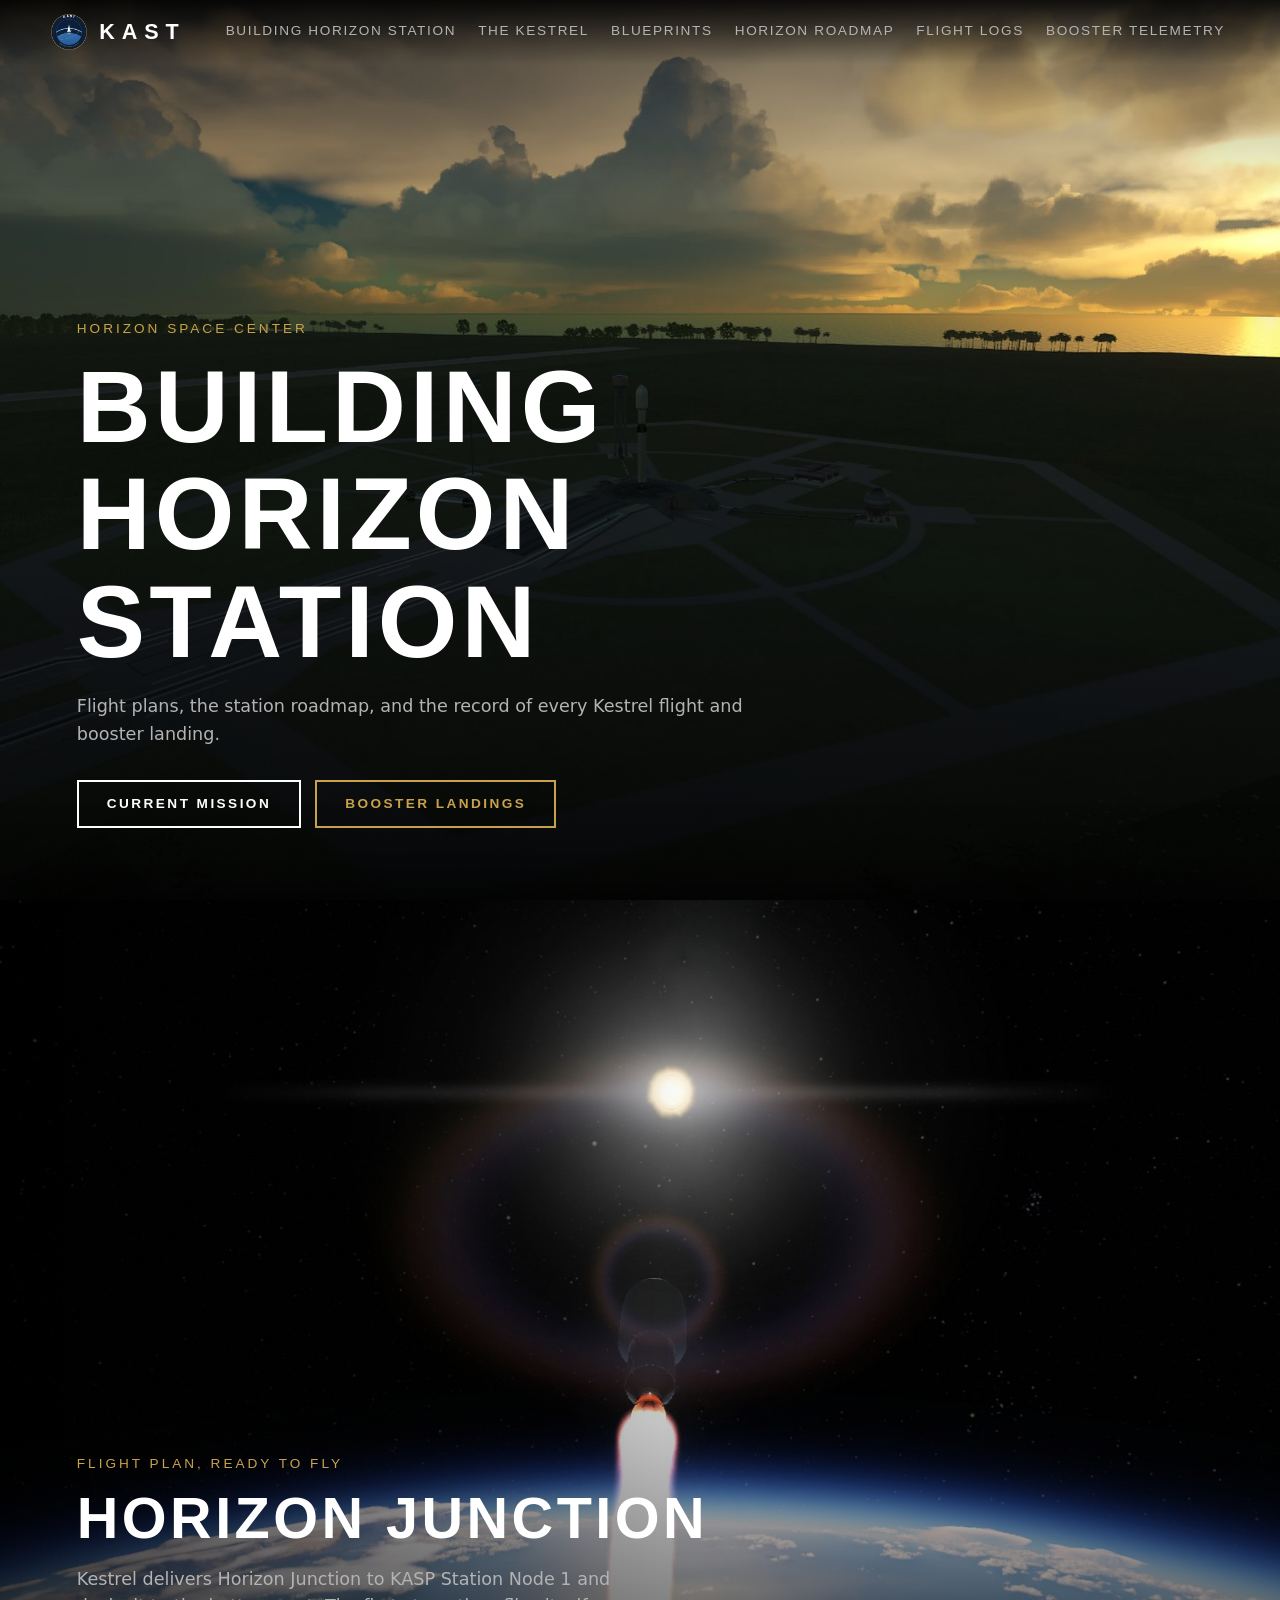
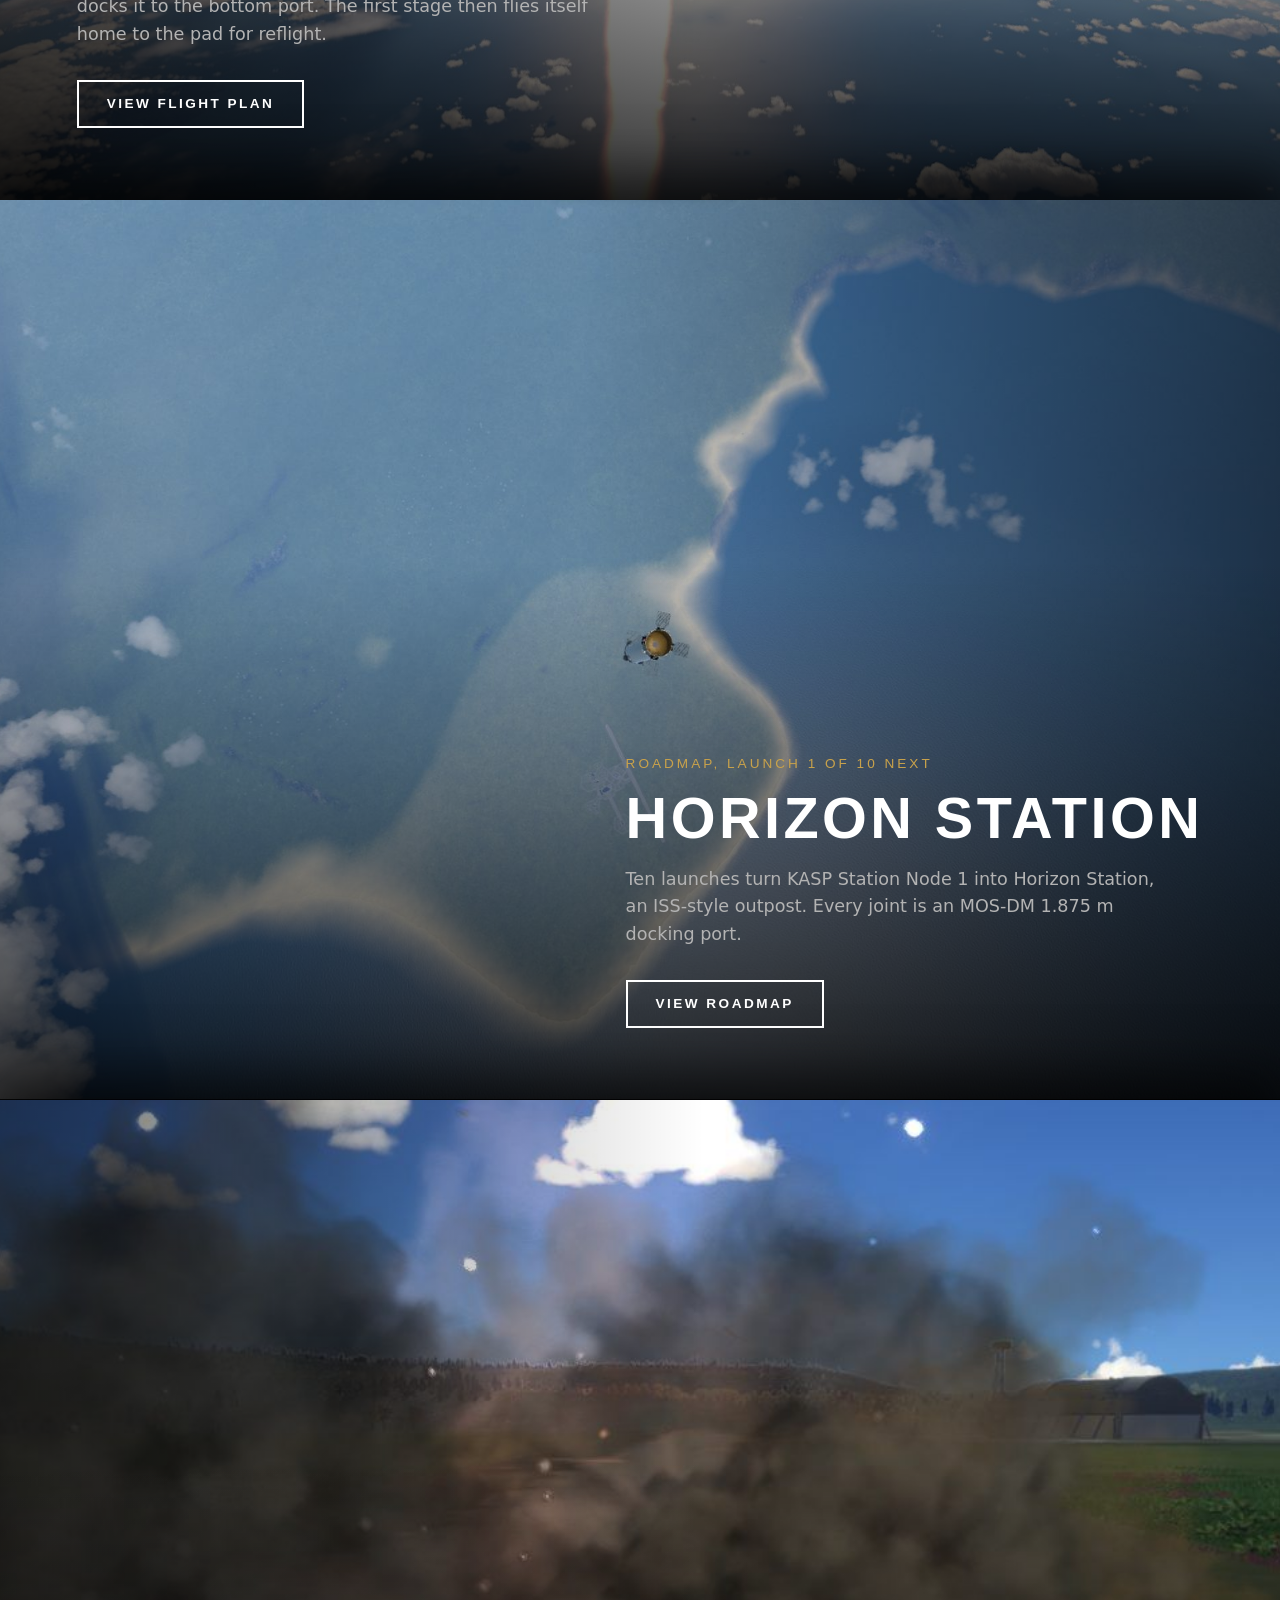
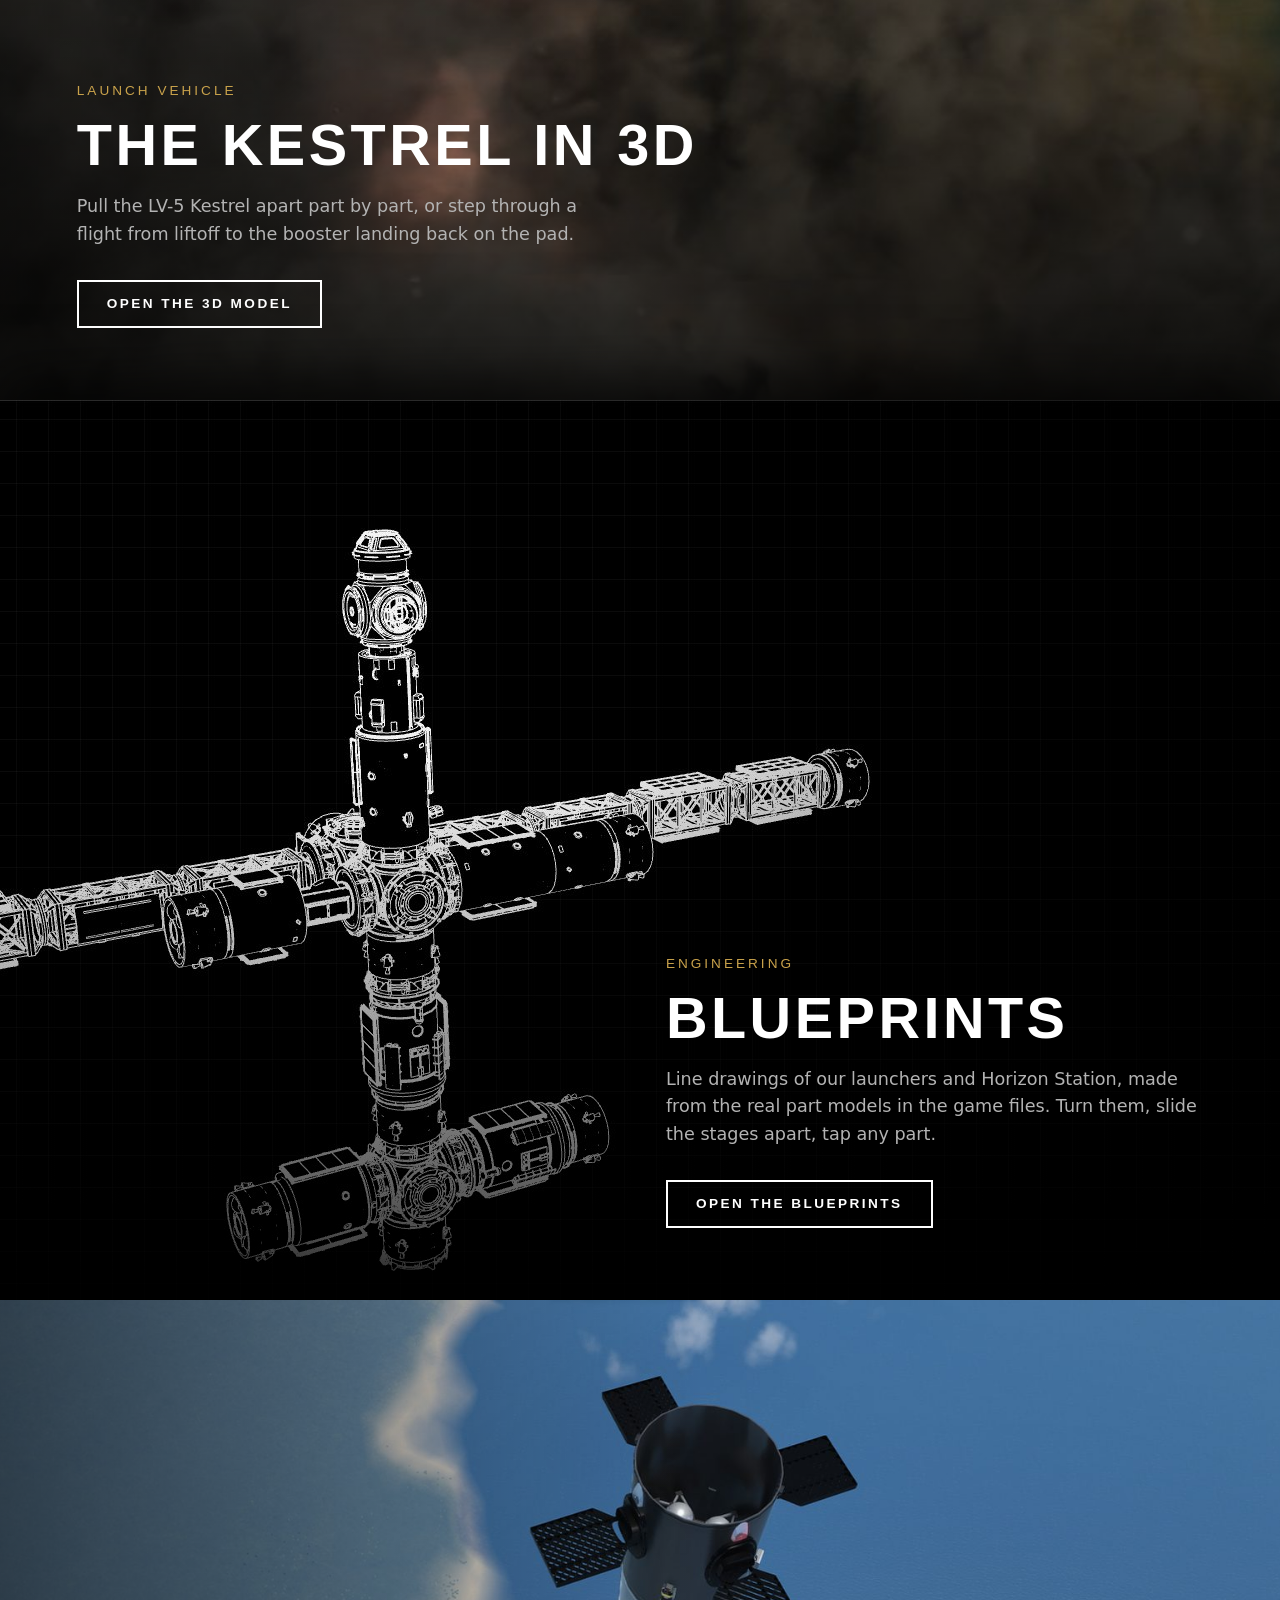
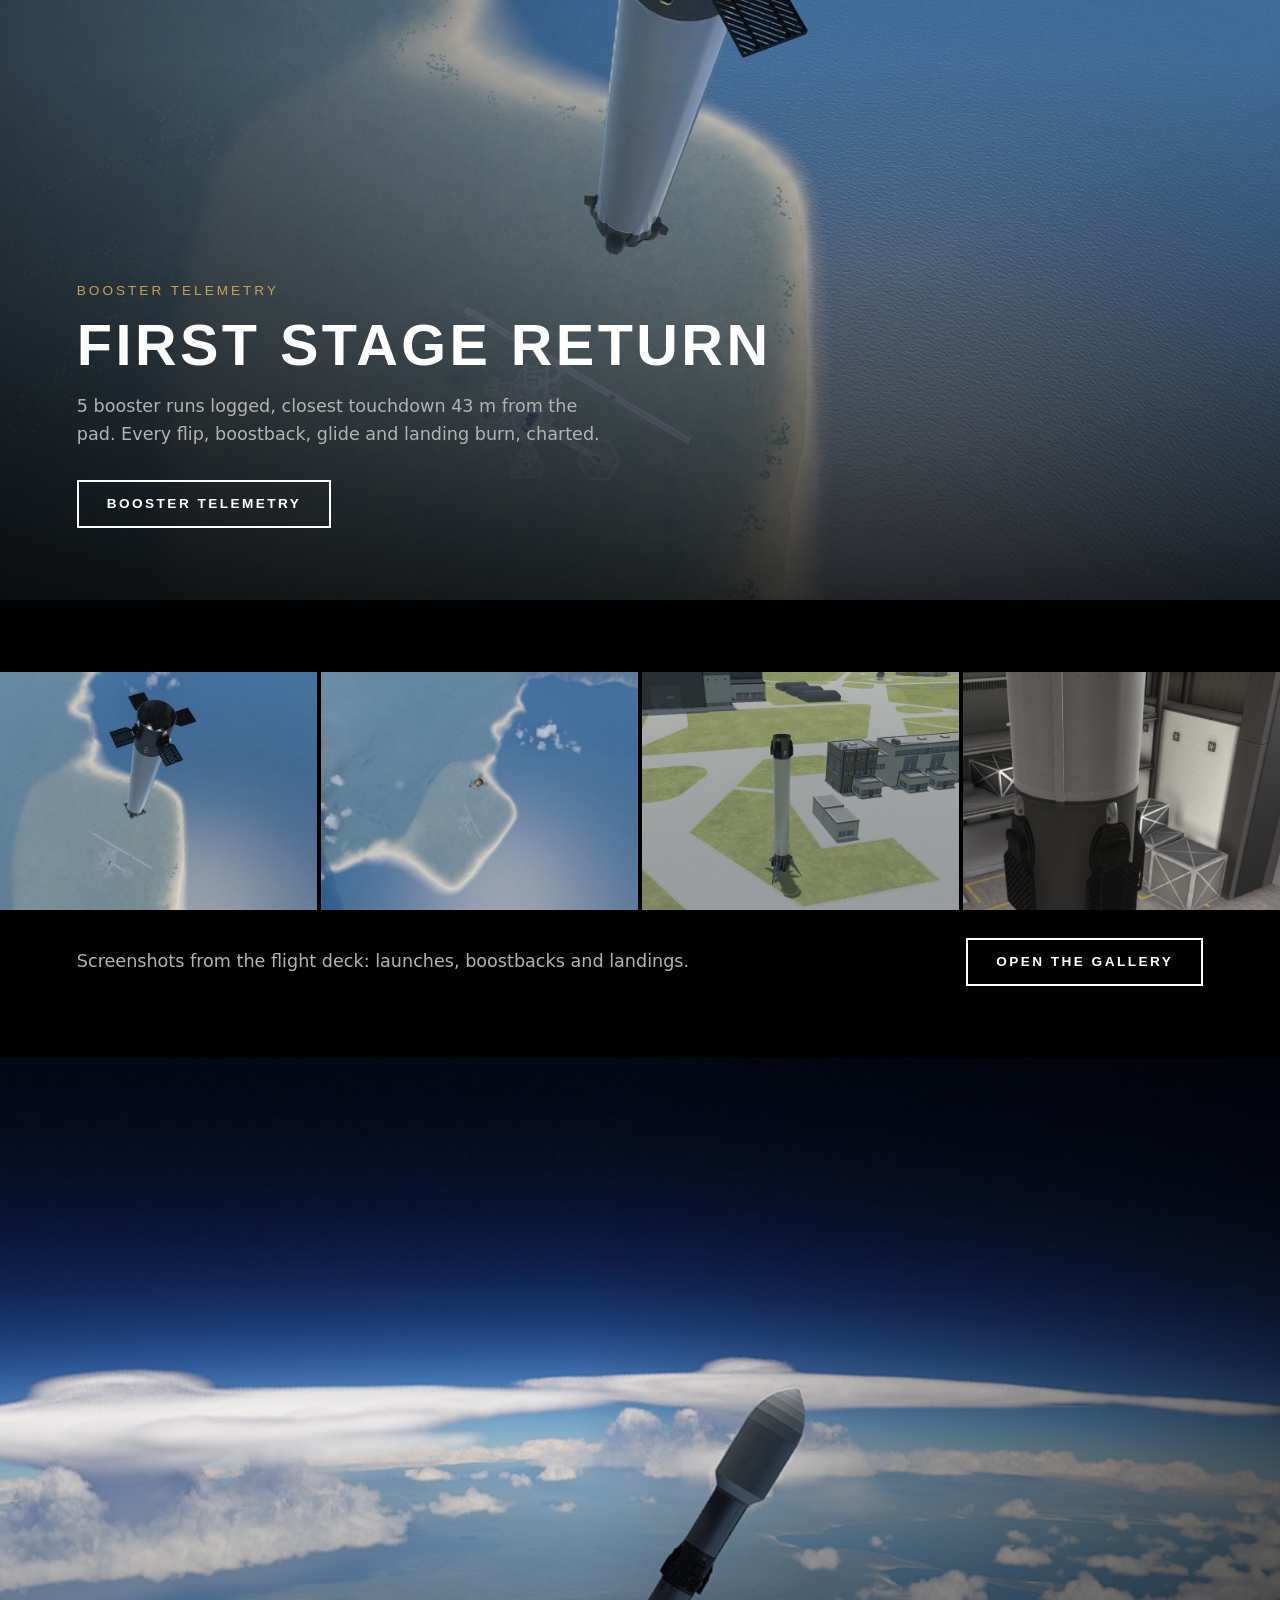
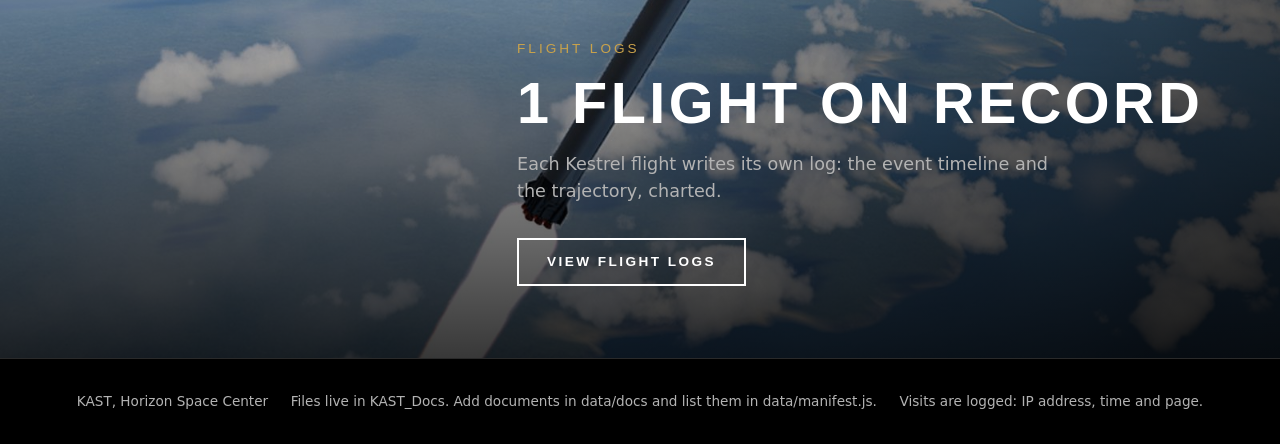
<file: KAST_Docs/index.html>
<!doctype html>
<html lang="en">
<head>
  <meta charset="utf-8">
  <meta name="viewport" content="width=device-width, initial-scale=1">
  <title>KAST | Horizon Space Center</title>
  <link rel="icon" href="assets/kast-emblem-256.png">
  <link rel="stylesheet" href="css/kast.css?v=__BUILD__">
</head>
<body>
  <header class="nav" id="nav">
    <a class="brand" href="#/" aria-label="KAST home">
      <img src="assets/kast-emblem-256.png" alt="">
      <span>KAST</span>
    </a>
    <nav class="nav-links" id="navlinks" aria-label="Documents"></nav>
    <span class="nav-right">Horizon Space Center</span>
  </header>

  <main id="app" tabindex="-1"></main>

  <div class="scrim" id="scrim" hidden></div>
  <aside class="drawer" id="drawer" aria-hidden="true" aria-labelledby="drawer-title" role="dialog">
    <button class="drawer-close" id="drawer-close" aria-label="Close">&times;</button>
    <div class="drawer-body" id="drawer-body"></div>
  </aside>

  <script>window.KAST_BUILD = "__BUILD__";</script>
  <script src="js/gate.js?v=__BUILD__"></script>
  <script src="js/charts.js?v=__BUILD__"></script>
  <script src="js/app.js?v=__BUILD__"></script>
  <script src="data/manifest.js?v=__BUILD__"></script>
</body>
</html>
</file>
<file: KAST_Docs/css/kast.css>
/* KAST Docs: Horizon Space Center
   Palette: black, white and the KAST emblem gold. */

:root {
  --deep: #000000;
  --navy: #0B0B0B;
  --panel: #151515;
  --line: #2A2A2A;
  --ink: #FFFFFF;
  --muted: #B3B3B3;
  --gold: #C9A24B;
  --sky: #F2F2F2;
  --blue: #8A6E2F;
  --display: "Bahnschrift", "D-DIN", "DIN Alternate", "Arial Narrow", sans-serif;
  --body: "Segoe UI", system-ui, -apple-system, sans-serif;
  --nav-h: 64px;
}

* { box-sizing: border-box; }
html { scroll-behavior: smooth; }
body {
  margin: 0;
  background: var(--deep);
  color: var(--ink);
  font: 16px/1.55 var(--body);
  -webkit-font-smoothing: antialiased;
}
img { display: block; max-width: 100%; }
a { color: inherit; }
button { font: inherit; color: inherit; }
:focus-visible { outline: 2px solid var(--gold); outline-offset: 3px; }
main:focus { outline: none; }

/* ---------- type ---------- */
.display, h1, h2, h3, .btn, .nav, .kicker, .fact dt, .lane-head h3, .st-num, .stat dt, th {
  font-family: var(--display);
}
h1, h2, h3 { margin: 0; font-weight: 600; text-transform: uppercase; letter-spacing: 0.06em; line-height: 1.05; }
h1 { font-size: clamp(2.6rem, 6vw, 5rem); letter-spacing: 0.04em; }
h2 { font-size: clamp(1.4rem, 2.4vw, 2rem); }
h3 { font-size: 1.05rem; }
.kicker {
  margin: 0 0 14px;
  color: var(--gold);
  font-size: 0.85rem;
  letter-spacing: 0.22em;
  text-transform: uppercase;
}
.lead { max-width: 62ch; color: var(--muted); font-size: 1.1rem; margin: 18px 0 0; }
code { font-family: Consolas, "Cascadia Mono", monospace; font-size: 0.9em; color: var(--sky); }
strong { color: var(--ink); font-weight: 600; }

/* ---------- nav ---------- */
.nav {
  position: fixed; inset: 0 0 auto 0; z-index: 30;
  height: var(--nav-h);
  display: flex; align-items: center; gap: 40px;
  padding: 0 clamp(20px, 4vw, 56px);
  background: linear-gradient(to bottom, rgba(0, 0, 0, 0.85), rgba(0, 0, 0, 0));
  transition: background-color 0.2s;
}
.nav.solid { background: var(--deep); border-bottom: 1px solid var(--line); }
.brand { display: flex; align-items: center; gap: 12px; text-decoration: none; }
.brand img { width: 36px; height: 36px; }
.brand span { font-size: 1.35rem; font-weight: 700; letter-spacing: 0.32em; }
.nav-links { display: flex; gap: 28px; flex: 1; overflow-x: auto; scrollbar-width: none; }
.nav-links a {
  text-decoration: none; white-space: nowrap;
  font-size: 0.85rem; letter-spacing: 0.16em; text-transform: uppercase;
  padding: 6px 0; border-bottom: 2px solid transparent; color: var(--muted);
}
.nav-links a:hover, .nav-links a[aria-current="page"] { color: var(--ink); border-color: var(--gold); }
.nav-right { color: var(--muted); font-size: 0.8rem; letter-spacing: 0.16em; text-transform: uppercase; white-space: nowrap; }

/* ---------- buttons ---------- */
.btn {
  display: inline-flex; align-items: center; justify-content: center;
  min-height: 48px; padding: 0 28px;
  border: 2px solid var(--ink); background: transparent;
  text-decoration: none; text-transform: uppercase; letter-spacing: 0.18em; font-size: 0.85rem; font-weight: 600;
  cursor: pointer; transition: background-color 0.18s, color 0.18s;
}
.btn:hover { background: var(--ink); color: var(--deep); }
.btn.gold { border-color: var(--gold); color: var(--gold); }
.btn.gold:hover { background: var(--gold); color: var(--deep); }
.btn.small { min-height: 36px; padding: 0 16px; font-size: 0.75rem; border-width: 1px; }
.btn-row { display: flex; flex-wrap: wrap; gap: 14px; margin-top: 32px; }

/* ---------- heroes and panels (full bleed) ---------- */
.hero, .panel {
  position: relative; display: flex; align-items: flex-end;
  padding: calc(var(--nav-h) + 40px) clamp(20px, 6vw, 96px) clamp(48px, 8vh, 96px);
  background: var(--navy) center / cover no-repeat;
  isolation: isolate;
}
.hero { min-height: 100vh; }
.hero.short { min-height: 62vh; }
.panel { min-height: 82vh; }
.hero::before, .panel::before {
  content: ""; position: absolute; inset: 0; z-index: -1;
  background:
    linear-gradient(to top, rgba(0, 0, 0, 0.96) 0%, rgba(0, 0, 0, 0.55) 45%, rgba(0, 0, 0, 0.25) 100%),
    linear-gradient(to right, rgba(0, 0, 0, 0.7), rgba(0, 0, 0, 0) 60%);
}
.panel.right { justify-content: flex-end; text-align: left; }
.panel.right::before {
  background:
    linear-gradient(to top, rgba(0, 0, 0, 0.96) 0%, rgba(0, 0, 0, 0.5) 45%, rgba(0, 0, 0, 0.2) 100%),
    linear-gradient(to left, rgba(0, 0, 0, 0.75), rgba(0, 0, 0, 0) 60%);
}
.hero-inner, .panel-inner { max-width: 760px; }
.panel.emblem { background-image: none; background-color: var(--navy); }
.panel.emblem::after {
  content: ""; position: absolute; right: 6vw; top: 50%; translate: 0 -50%; z-index: -1;
  width: min(44vw, 520px); aspect-ratio: 1;
  background: url("../assets/kast-emblem-256.png") center / contain no-repeat;
  opacity: 0.22;
}
@keyframes rise { from { opacity: 0; transform: translateY(18px); } }

/* ---------- facts strip ---------- */
.facts {
  display: grid; grid-template-columns: repeat(auto-fit, minmax(190px, 1fr));
  border-top: 1px solid var(--line); border-bottom: 1px solid var(--line);
  background: var(--navy); margin: 0;
}
.fact { padding: 26px clamp(20px, 3vw, 40px); border-right: 1px solid var(--line); }
.fact:last-child { border-right: 0; }
.fact dt { color: var(--muted); font-size: 0.75rem; letter-spacing: 0.2em; text-transform: uppercase; margin-bottom: 6px; }
.fact dd { margin: 0; font-size: 1.05rem; }

/* ---------- content sections ---------- */
.section { padding: clamp(56px, 9vh, 104px) clamp(20px, 6vw, 96px); }
.section + .section { border-top: 1px solid var(--line); }
.section-head { display: flex; flex-wrap: wrap; align-items: end; justify-content: space-between; gap: 18px; margin-bottom: 40px; }
.section-head p { margin: 8px 0 0; color: var(--muted); max-width: 62ch; }
.prose { max-width: 72ch; }
.prose p { margin: 0 0 14px; }
.goals { list-style: none; counter-reset: g; padding: 0; margin: 0; display: grid; grid-template-columns: repeat(auto-fit, minmax(240px, 1fr)); gap: 0; border-top: 1px solid var(--line); }
.goals li { counter-increment: g; padding: 22px 24px 22px 0; border-bottom: 1px solid var(--line); }
.goals li::before { content: "0" counter(g); display: block; font: 600 2rem/1 var(--display); color: var(--gold); margin-bottom: 10px; }

/* ---------- mission chart ---------- */
.progress { display: flex; align-items: center; gap: 16px; color: var(--muted); font-size: 0.9rem; }
.progress-bar { width: 160px; height: 4px; background: var(--line); }
.progress-bar span { display: block; height: 100%; background: var(--gold); transition: width 0.3s; }
.chart { overflow-x: auto; padding-bottom: 8px; }
.chart-inner { min-width: calc(190px + var(--cols) * 128px); }
.lane {
  --lane: var(--sky);
  display: grid; grid-template-columns: 190px 1fr;
  border-top: 1px solid var(--line);
  padding: 30px 0 26px;
}
.lane:last-child { border-bottom: 1px solid var(--line); }
.lane-head { padding-right: 24px; border-left: 3px solid var(--lane); padding-left: 14px; }
.lane-head h3 { color: var(--ink); font-size: 0.95rem; letter-spacing: 0.14em; }
.lane-head p { margin: 6px 0 0; color: var(--muted); font-size: 0.85rem; line-height: 1.4; }
.stations {
  --dot: 18px;
  position: relative; list-style: none; margin: 0; padding: 0;
  display: grid; grid-template-columns: repeat(var(--cols), minmax(128px, 1fr));
}
.stations::before {
  content: ""; position: absolute; z-index: 0;
  top: calc(var(--dot) / 2 + 6px - 1px); height: 2px;
  left: calc(100% / var(--cols) / 2);
  width: calc(100% / var(--cols) * (var(--n) - 1));
  background: var(--lane);
}
.stations.dashed::before { background: repeating-linear-gradient(to right, var(--lane) 0 8px, transparent 8px 14px); }
.station {
  position: relative; z-index: 1; width: 100%;
  display: flex; flex-direction: column; align-items: center; text-align: center; gap: 4px;
  padding: 6px 8px 10px; border: 0; background: none; cursor: pointer;
}
.dot {
  width: var(--dot); height: var(--dot); border-radius: 50%;
  background: var(--deep); border: 3px solid var(--lane);
  transition: transform 0.15s, background-color 0.15s;
}
.station:hover .dot, .station:focus-visible .dot { transform: scale(1.3); }
.station.is-done .dot, .station.s-done .dot { background: var(--lane); }
.station.s-next .dot { box-shadow: 0 0 0 5px color-mix(in srgb, var(--lane) 30%, transparent); }
.station.s-planned .dot { border-style: dashed; }
.station.is-open .dot { background: var(--gold); border-color: var(--gold); transform: scale(1.3); }
.st-num { margin-top: 8px; color: var(--muted); font-size: 0.75rem; letter-spacing: 0.14em; }
.st-title { font-family: var(--display); font-size: 0.98rem; line-height: 1.2; letter-spacing: 0.02em; max-width: 16ch; }
.st-meta { color: var(--muted); font-size: 0.8rem; }
.station:hover .st-title { color: var(--gold); }
.legend { display: flex; flex-wrap: wrap; gap: 22px; margin-top: 20px; color: var(--muted); font-size: 0.85rem; }
.legend span { display: inline-flex; align-items: center; gap: 8px; }
.legend i { width: 12px; height: 12px; border-radius: 50%; border: 2px solid var(--sky); display: inline-block; }
.legend i.f { background: var(--sky); }
.legend i.d { border-style: dashed; }

/* ---------- tables ---------- */
.table-wrap { overflow-x: auto; }
table { width: 100%; border-collapse: collapse; font-size: 0.95rem; }
th { text-align: left; color: var(--muted); font-weight: 500; font-size: 0.75rem; letter-spacing: 0.18em; text-transform: uppercase; padding: 12px 16px 12px 0; border-bottom: 1px solid var(--line); }
td { padding: 14px 16px 14px 0; border-bottom: 1px solid var(--line); vertical-align: top; }
td.num, th.num { font-variant-numeric: tabular-nums; white-space: nowrap; }
tr.link { cursor: pointer; }
tr.link:hover td { color: var(--gold); }
.badge { display: inline-block; padding: 2px 10px; border: 1px solid var(--line); font-size: 0.8rem; color: var(--muted); white-space: nowrap; }
.badge.good { border-color: #5FB37C; color: #8FD3A6; }
.badge.warn { border-color: var(--gold); color: var(--gold); }
.badge.bad { border-color: #D9705C; color: #F0A090; }

/* ---------- drawer (step details) ---------- */
.scrim { position: fixed; inset: 0; z-index: 40; background: rgba(0, 0, 0, 0.55); }
.drawer {
  position: fixed; z-index: 50; top: 0; right: 0; bottom: 0;
  width: min(560px, 100vw);
  background: var(--navy); border-left: 1px solid var(--line);
  transform: translateX(100%); transition: transform 0.28s cubic-bezier(.2,.7,.2,1);
  display: flex; flex-direction: column;
}
.drawer.open { transform: none; }
.drawer-close {
  position: absolute; top: 14px; right: 16px; z-index: 2;
  width: 40px; height: 40px; border: 1px solid var(--line); background: var(--navy);
  font-size: 1.5rem; line-height: 1; cursor: pointer;
}
.drawer-close:hover { border-color: var(--ink); }
.drawer-body { overflow-y: auto; padding: 36px 36px 28px; flex: 1; }
.drawer-body h2 { font-size: 1.9rem; margin-right: 40px; }
.drawer-meta { display: flex; flex-wrap: wrap; gap: 10px 22px; margin-top: 14px; color: var(--muted); font-size: 0.9rem; }
.drawer-meta b { color: var(--ink); font-weight: 600; }
.drawer h4 { font: 600 0.78rem/1 var(--display); letter-spacing: 0.2em; text-transform: uppercase; color: var(--gold); margin: 30px 0 12px; }
.drawer ol, .drawer ul { margin: 0; padding-left: 22px; }
.drawer li { margin-bottom: 8px; }
.drawer li::marker { color: var(--muted); }
.drawer .watch { list-style: none; padding: 0; }
.drawer .watch li { border-left: 3px solid var(--gold); padding: 6px 0 6px 14px; background: rgba(201, 162, 75, 0.07); }
.drawer dl.values { display: grid; grid-template-columns: max-content 1fr; gap: 8px 18px; margin: 0; }
.drawer dl.values dt { color: var(--muted); }
.drawer dl.values dd { margin: 0; }
.drawer table { font-size: 0.9rem; }
.drawer-foot {
  display: flex; align-items: center; justify-content: space-between; gap: 12px;
  padding: 16px 36px; border-top: 1px solid var(--line); background: var(--deep);
}
.check { display: inline-flex; align-items: center; gap: 10px; cursor: pointer; font-size: 0.95rem; }
.check input { width: 20px; height: 20px; accent-color: var(--gold); }
.pager { display: flex; gap: 8px; }

/* ---------- log charts ---------- */
.charts { display: grid; grid-template-columns: repeat(auto-fit, minmax(420px, 1fr)); gap: 40px 48px; }
.chart-card h3 { font-size: 0.9rem; letter-spacing: 0.16em; margin-bottom: 4px; }
.chart-card p { margin: 0 0 12px; color: var(--muted); font-size: 0.9rem; }
.kc-svg { width: 100%; height: auto; overflow: visible; }
.kc-svg text { font-family: var(--body); font-size: 11px; fill: var(--muted); }
.kc-grid { stroke: var(--line); stroke-width: 1; }
.kc-axis { stroke: #444444; stroke-width: 1; }
.kc-tip { font-family: var(--display); }
.kc-tip-bg { fill: var(--deep); stroke: var(--line); }
.stats { display: grid; grid-template-columns: repeat(auto-fit, minmax(170px, 1fr)); gap: 0; margin: 0; border-top: 1px solid var(--line); }
.stat { padding: 20px 20px 20px 0; border-bottom: 1px solid var(--line); }
.stat dt { color: var(--muted); font-size: 0.72rem; letter-spacing: 0.2em; text-transform: uppercase; }
.stat dd { margin: 6px 0 0; font: 600 1.6rem/1.1 var(--display); }
.stat dd small { font-size: 0.9rem; color: var(--muted); font-weight: 400; margin-left: 4px; }
.empty { border: 1px dashed var(--line); padding: 40px; color: var(--muted); max-width: 72ch; }

/* ---------- footer ---------- */
.footer { display: flex; flex-wrap: wrap; justify-content: space-between; gap: 12px; padding: 32px clamp(20px, 6vw, 96px); border-top: 1px solid var(--line); color: var(--muted); font-size: 0.85rem; }

/* ---------- small screens ---------- */
@media (max-width: 760px) {
  .nav { gap: 18px; }
  .nav-right { display: none; }
  .lane { grid-template-columns: 1fr; gap: 18px; }
  .chart-inner { min-width: calc(var(--cols) * 120px); }
  .drawer-body { padding: 28px 22px; }
  .drawer-foot { padding: 14px 22px; }
  .charts { grid-template-columns: 1fr; }
}
@media (prefers-reduced-motion: reduce) {
  *, *::before, *::after { animation: none !important; transition: none !important; scroll-behavior: auto !important; }
}

tr.sel td { color: var(--gold); }

/* gallery */
.gallery { display: grid; grid-template-columns: repeat(auto-fill, minmax(300px, 1fr)); gap: 28px; }
.gallery .shot { margin: 0; }
.gallery .shot img { width: 100%; aspect-ratio: 16 / 9; object-fit: cover; display: block; border: 1px solid rgba(255,255,255,0.12); transition: opacity .2s; }
.gallery .shot a:hover img { opacity: 0.85; }
.gallery figcaption { margin-top: 10px; }
.gallery figcaption .kicker { display: block; margin-bottom: 4px; font-size: 0.72rem; }
.gallery figcaption p { margin: 0; font-size: 0.92rem; line-height: 1.45; opacity: 0.85; }

/* nav fit */
.nav-links { gap: 22px; }
.nav-links a { letter-spacing: 0.12em; }
@media (max-width: 1500px) { .nav-right { display: none; } }

/* ---------- seamless pass (2026-11-07) ---------- */
/* photos melt into the navy at both edges, so the page reads as one continuous scroll */
.hero::before, .panel::before {
  background:
    linear-gradient(to bottom, var(--deep) 0%, rgba(0, 0, 0, 0) 22%),
    linear-gradient(to top, var(--deep) 0%, rgba(0, 0, 0, 0.6) 38%, rgba(0, 0, 0, 0.08) 70%),
    linear-gradient(to right, rgba(0, 0, 0, 0.72), rgba(0, 0, 0, 0) 58%);
}
.panel.right::before {
  background:
    linear-gradient(to bottom, var(--deep) 0%, rgba(0, 0, 0, 0) 22%),
    linear-gradient(to top, var(--deep) 0%, rgba(0, 0, 0, 0.6) 38%, rgba(0, 0, 0, 0.08) 70%),
    linear-gradient(to left, rgba(0, 0, 0, 0.72), rgba(0, 0, 0, 0) 58%);
}
.hero.home { min-height: 100vh; background-image: url('../assets/hero-sunset.jpg'); background-position: center 60%; }
.hero.home::before {
  background:
    linear-gradient(to bottom, rgba(0, 0, 0, 0.55) 0%, rgba(0, 0, 0, 0) 26%),
    linear-gradient(to top, var(--deep) 0%, rgba(0, 0, 0, 0.35) 30%, rgba(0, 0, 0, 0) 55%);
}
.hero.home h1 { font-size: clamp(3rem, 8vw, 7rem); max-width: 11ch; }
.panel-title { font-size: clamp(2rem, 4.5vw, 3.6rem); }
.panel { background-attachment: scroll; }
/* the wide photo panels get room to breathe; the copy sits low, where the gradient is darkest */
.panel-inner .lead { max-width: 48ch; }

/* one soft entrance per page change, nothing else animates on its own */
#app.enter { animation: pagein 0.45s ease both; }
@keyframes pagein { from { opacity: 0; } }
@media (prefers-reduced-motion: reduce) { #app.enter { animation: none; } html { scroll-behavior: auto; } }

/* nav: transparent over photos, frosted once you scroll */
.nav.solid { background: rgba(0, 0, 0, 0.82); border-bottom-color: transparent; backdrop-filter: blur(12px); -webkit-backdrop-filter: blur(12px); }

/* content pages: lighter section rules */
.section + .section { border-top-color: rgba(255, 255, 255, 0.10); }

/* home: edge-to-edge photo strip into the gallery */
.strip-wrap { padding: 0 0 clamp(48px, 8vh, 96px); background: var(--deep); }
.strip { display: grid; grid-template-columns: repeat(4, 1fr); gap: 4px; }
.strip-shot { display: block; overflow: hidden; }
.strip-shot img { width: 100%; aspect-ratio: 4 / 3; object-fit: cover; transition: transform 0.6s ease, filter 0.3s; filter: saturate(0.92); }
.strip-shot:hover img, .strip-shot:focus-visible img { transform: scale(1.04); filter: saturate(1.05); }
.strip-foot { display: flex; flex-wrap: wrap; align-items: center; justify-content: space-between; gap: 18px; padding: 28px clamp(20px, 6vw, 96px) 0; }
.strip-foot .lead { margin: 0; }
@media (max-width: 720px) { .strip { grid-template-columns: repeat(2, 1fr); } .hero.home h1 { font-size: clamp(2.6rem, 12vw, 4rem); } }

/* ---------- SpaceX-style stacked panels (home) ----------
   Every photo fills the screen and stays pinned while the next slides up over it: no black bands
   between images. The darkening sits only behind the text, at the bottom and on the text side. */
.stack { position: sticky; top: 0; min-height: 100vh; min-height: 100svh; }
.panel.stack::before {
  background:
    linear-gradient(to top, rgba(0, 0, 0, 0.78) 0%, rgba(0, 0, 0, 0.25) 38%, rgba(0, 0, 0, 0) 60%),
    linear-gradient(to right, rgba(0, 0, 0, 0.55) 0%, rgba(0, 0, 0, 0) 55%);
}
.panel.stack.right::before {
  background:
    linear-gradient(to top, rgba(0, 0, 0, 0.78) 0%, rgba(0, 0, 0, 0.25) 38%, rgba(0, 0, 0, 0) 60%),
    linear-gradient(to left, rgba(0, 0, 0, 0.55) 0%, rgba(0, 0, 0, 0) 55%);
}
.hero.home.stack::before {
  background:
    linear-gradient(to bottom, rgba(0, 0, 0, 0.45) 0%, rgba(0, 0, 0, 0) 22%),
    linear-gradient(to top, rgba(0, 0, 0, 0.7) 0%, rgba(0, 0, 0, 0.15) 40%, rgba(0, 0, 0, 0) 60%);
}
/* a faint top shadow on each incoming panel, so the edge reads as one image sliding over another */
.panel.stack { box-shadow: 0 -24px 48px rgba(0, 0, 0, 0.55); }
/* the photo strip and the footer scroll over the pinned panels */
.strip-wrap { position: relative; z-index: 1; padding-top: clamp(48px, 8vh, 96px); }
.footer { position: relative; z-index: 1; background: var(--deep); }

/* ---------- Building Horizon Station: mission sub-tabs ---------- */
.subtabs { position: sticky; top: var(--nav-h); z-index: 5; background: var(--deep); border-bottom: 1px solid var(--line); }
.subtabs-inner { display: flex; gap: 0; overflow-x: auto; scrollbar-width: none; padding: 0 clamp(20px, 6vw, 96px); }
.subtabs-inner::-webkit-scrollbar { display: none; }
.subtab { display: flex; align-items: baseline; gap: 8px; padding: 16px 11px 14px; color: var(--muted); text-decoration: none; white-space: nowrap; border-bottom: 2px solid transparent; font-size: 0.92rem; }
.subtab:hover { color: var(--ink); }
.subtab[aria-current="page"] { color: var(--ink); border-color: var(--gold); }
.subtab-n { color: var(--gold); font-size: 0.78rem; font-variant-numeric: tabular-nums; }
.subtab.empty-plan .subtab-name { opacity: 0.6; }
.subtab:focus-visible, .mission-row:focus-visible { outline: 2px solid var(--gold); outline-offset: -2px; }
.missions { border-top: 1px solid var(--line); }
.mission-row { display: grid; grid-template-columns: 56px 1fr auto; gap: 20px; align-items: center; padding: 22px 0; border-bottom: 1px solid var(--line); color: var(--ink); text-decoration: none; }
.mission-row:hover strong { color: var(--gold); }
.mission-n { color: var(--gold); font-size: 1.4rem; font-variant-numeric: tabular-nums; }
.mission-main { display: flex; flex-direction: column; gap: 4px; }
.mission-role { color: var(--muted); max-width: 70ch; }
.mission-row.empty-plan strong { color: var(--muted); }
.badge.gold { border-color: var(--gold); color: var(--gold); }
.placeholder { max-width: 62ch; border-left: 2px solid var(--gold); padding-left: 24px; }
.placeholder p { color: var(--muted); }
@media (max-width: 640px) { .mission-row { grid-template-columns: 40px 1fr; } .mission-row .badge { grid-column: 2; justify-self: start; } }

/* ---------- R&D ---------- */
.milestones { display: grid; grid-template-columns: repeat(auto-fill, minmax(300px, 1fr)); gap: 18px; }
.ms-card { text-align: left; background: var(--panel); border: 1px solid var(--line); color: var(--ink); padding: 22px 22px 18px; cursor: pointer; font: inherit; display: flex; flex-direction: column; gap: 10px; }
.ms-card:hover, .ms-card:focus-visible { border-color: var(--gold); outline: none; }
.ms-card h3 { margin: 0; font-size: 1.35rem; }
.ms-card p { margin: 0; color: var(--muted); font-size: 0.95rem; flex: 1; }
.ms-top { display: flex; justify-content: space-between; gap: 10px; align-items: center; }
.ms-node { color: var(--gold); font-size: 0.85rem; }
.ms-eta { display: flex; flex-direction: column; gap: 2px; }
.ms-eta strong { font-size: 1.15rem; color: var(--ink); font-weight: 600; }
.ms-eta span { color: var(--muted); font-size: 0.85rem; }
.ms-bar { width: 100%; }
.ms-card.s-done { border-color: var(--gold); }
.badge.good { border-color: var(--gold); color: var(--gold); }
.badge.warn { border-color: var(--ink); color: var(--ink); }
.rnd-tree { overflow-x: auto; border-top: 1px solid var(--line); border-bottom: 1px solid var(--line); background: #050505; padding: 10px 0; }
.rnd-svg { display: block; }
.rnd-edge { fill: none; stroke: #2a2a2a; stroke-width: 1.5; }
.rnd-edge.open { stroke: #6b5a33; }
.rnd-edge.done { stroke: var(--gold); stroke-width: 2; }
.rnd-node { cursor: pointer; }
.rnd-node .dot { fill: #0b0b0b; stroke: #4a4a4a; stroke-width: 2; }
.rnd-node.s-open .dot { stroke: var(--gold); stroke-width: 2.5; }
.rnd-node.s-done .dot { fill: var(--gold); stroke: var(--gold); }
.rnd-node .ms-ring { fill: none; stroke: var(--ink); stroke-width: 1.5; stroke-dasharray: 3 3; }
.rnd-node .ms-label { fill: var(--ink); font-size: 12px; font-family: inherit; paint-order: stroke; stroke: #050505; stroke-width: 5px; stroke-linejoin: round; }
.rnd-node:hover .dot, .rnd-node:focus .dot { stroke: var(--ink); }
.rnd-node:focus { outline: none; }
.rnd-key { display: inline-block; width: 12px; height: 12px; border-radius: 50%; border: 2px solid #4a4a4a; margin-right: 8px; vertical-align: -2px; background: #0b0b0b; }
.rnd-key.open { border-color: var(--gold); }
.rnd-key.done { background: var(--gold); border-color: var(--gold); }
.rnd-key.ms { border: 1.5px dashed var(--ink); background: transparent; }

/* ---------- visitor gate ---------- */
.gate { position: fixed; inset: 0; z-index: 999; background: #000; display: flex; flex-direction: column; align-items: center; justify-content: center; text-align: center; padding: 40px; }
.gate img { width: 96px; height: 96px; margin-bottom: 28px; }
.gate h1 { color: var(--gold, #C9A24B); font-size: clamp(2.6rem, 8vw, 6.5rem); line-height: 1; margin: 18px 0 26px; text-transform: uppercase; letter-spacing: 0.04em; }
.gate-kicker { color: #fff; letter-spacing: 0.2em; text-transform: uppercase; font-size: 0.85rem; margin: 0; }
.gate-foot { color: #B3B3B3; margin: 0; }

/* ---------- the Kestrel in 3D ---------- */
.k3d-head { padding-top: calc(var(--nav-h) + clamp(28px, 5vh, 56px)); padding-bottom: clamp(24px, 4vh, 40px); }
.k3d-head h1 { font-size: clamp(2.4rem, 5vw, 4rem); }
.k3d-host { border-top: 1px solid var(--line); border-bottom: 1px solid var(--line); }
.k3d-loading { display: grid; place-items: center; height: min(78vh, 860px); color: var(--muted); font-family: var(--display); letter-spacing: 0.2em; text-transform: uppercase; font-size: 0.8rem; }
.k3d { display: grid; grid-template-columns: minmax(0, 1fr) clamp(300px, 26vw, 400px); }
.k3d-view {
  position: relative; height: min(78vh, 860px); min-height: 520px; overflow: hidden;
  background: radial-gradient(ellipse 60% 70% at 50% 45%, #131313 0%, #000 72%);
  cursor: grab; touch-action: none; outline-offset: -2px;
}
.k3d-view.is-dragging { cursor: grabbing; }
.k3d-view canvas { display: block; width: 100%; height: 100%; }
.k3d-fallback { position: absolute; inset: 0; display: grid; place-items: center; padding: 40px; color: var(--muted); text-align: center; }
.k3d-modes { position: absolute; top: 18px; left: 18px; display: flex; border: 1px solid var(--line); background: rgba(0, 0, 0, 0.6); }
.k3d-mode {
  min-height: 38px; padding: 0 18px; border: 0; background: none; cursor: pointer; color: var(--muted);
  font: 600 0.75rem/1 var(--display); letter-spacing: 0.18em; text-transform: uppercase;
}
.k3d-mode + .k3d-mode { border-left: 1px solid var(--line); }
.k3d-mode:hover { color: var(--ink); }
.k3d-mode[aria-pressed="true"] { color: var(--deep); background: var(--gold); }
.k3d-bar { position: absolute; left: 18px; right: 18px; bottom: 16px; display: flex; flex-wrap: wrap; align-items: center; justify-content: space-between; gap: 10px 24px; pointer-events: none; }
.k3d-bar > * { pointer-events: auto; }
.k3d-row { display: flex; align-items: center; gap: 12px; padding: 8px 12px; background: rgba(0, 0, 0, 0.6); border: 1px solid var(--line); }
.k3d-end { color: var(--muted); font: 600 0.72rem/1 var(--display); letter-spacing: 0.18em; text-transform: uppercase; }
.k3d-range { width: clamp(140px, 18vw, 260px); accent-color: var(--gold); }
.k3d-count { min-width: 4.5ch; text-align: center; font: 600 0.9rem/1 var(--display); letter-spacing: 0.1em; color: var(--ink); }
.k3d-row .btn.small:disabled { opacity: 0.35; cursor: default; }
.k3d-row .btn.small:disabled:hover { background: none; color: var(--ink); }
.k3d-hint { color: var(--muted); font-size: 0.8rem; text-shadow: 0 1px 2px #000; }
.k3d-labels { position: absolute; inset: 0; pointer-events: none; opacity: 0; transition: opacity 0.25s; }
.k3d-labels.is-on { opacity: 1; }
.k3d-labels.is-on .k3d-label { pointer-events: auto; }
.k3d-label {
  position: absolute; left: 0; top: 0; white-space: nowrap; cursor: pointer;
  padding: 4px 9px; border: 1px solid var(--line); background: rgba(0, 0, 0, 0.72); color: var(--muted);
  font: 600 0.7rem/1.2 var(--display); letter-spacing: 0.14em; text-transform: uppercase;
}
.k3d-label:hover, .k3d-label.is-on { color: var(--gold); border-color: var(--gold); }
.k3d-lead { position: absolute; left: 0; top: 0; height: 1px; background: rgba(201, 162, 75, 0.55); transform-origin: 0 0; }
.k3d-panel { border-left: 1px solid var(--line); padding: 32px clamp(20px, 2vw, 32px); height: min(78vh, 860px); min-height: 520px; overflow-y: auto; }
.k3d-panel h2 { font-size: clamp(1.4rem, 2vw, 1.8rem); }
.k3d-sub { margin: 10px 0 0; color: var(--muted); font-size: 0.85rem; line-height: 1.45; }
.k3d-text { margin: 16px 0 0; }
.k3d-values { display: grid; grid-template-columns: max-content 1fr; gap: 8px 18px; margin: 20px 0 0; padding: 16px 0 0; border-top: 1px solid var(--line); font-size: 0.92rem; }
.k3d-values dt { color: var(--muted); }
.k3d-values dd { margin: 0; }
.k3d-parts, .k3d-steps { list-style: none; margin: 26px 0 0; padding: 0; border-top: 1px solid var(--line); }
.k3d-part, .k3d-step {
  display: flex; align-items: baseline; gap: 14px; width: 100%; padding: 11px 0; border: 0; border-bottom: 1px solid var(--line);
  background: none; cursor: pointer; text-align: left; color: var(--muted); font-size: 0.95rem;
}
.k3d-part:hover, .k3d-step:hover { color: var(--ink); }
.k3d-part.is-on, .k3d-step.is-on { color: var(--gold); }
.k3d-step-n { font: 600 0.78rem/1 var(--display); letter-spacing: 0.1em; color: var(--muted); min-width: 2ch; }
.k3d-step.is-on .k3d-step-n { color: var(--gold); }
@media (max-width: 900px) {
  .k3d { grid-template-columns: 1fr; }
  .k3d-view { height: 68vh; min-height: 420px; }
  .k3d-panel { height: auto; min-height: 0; border-left: 0; border-top: 1px solid var(--line); }
  .k3d-hint { display: none; }
  .k3d-label { font-size: 0.6rem; padding: 3px 6px; letter-spacing: 0.1em; }
}
@media (prefers-reduced-motion: reduce) { .k3d-labels { transition: none; } }

/* ---------- blueprints (js/blueprint.js) ---------- */
.bp-head { padding-top: calc(var(--nav-h) + clamp(28px, 5vh, 56px)); padding-bottom: clamp(20px, 3vh, 32px); }
.bp-head h1 { font-size: clamp(2.4rem, 5vw, 4rem); }
.bp { border-top: 1px solid var(--line); border-bottom: 1px solid var(--line); }
.bp-tabs { display: flex; overflow-x: auto; scrollbar-width: none; border-bottom: 1px solid var(--line); }
.bp-tabs::-webkit-scrollbar { display: none; }
.bp-tab {
  flex: 1 0 auto; display: flex; flex-direction: column; gap: 4px; align-items: flex-start;
  min-height: 64px; padding: 12px clamp(14px, 2vw, 28px); border: 0; border-right: 1px solid var(--line);
  background: none; cursor: pointer; text-align: left; color: var(--muted);
}
.bp-tab:last-child { border-right: 0; }
.bp-tab:hover { color: var(--ink); }
.bp-tab[aria-selected="true"] { color: var(--ink); box-shadow: inset 0 -3px 0 var(--gold); }
.bp-tab-name { font: 600 0.95rem/1.1 var(--display); letter-spacing: 0.1em; text-transform: uppercase; white-space: nowrap; }
.bp-tab-sub { font-size: 0.78rem; color: var(--muted); white-space: nowrap; }
.bp-body { display: grid; grid-template-columns: minmax(0, 1fr) clamp(300px, 26vw, 400px); }
.bp-view {
  position: relative; height: min(calc(100vh - var(--nav-h) - 66px), 900px); height: min(calc(100svh - var(--nav-h) - 66px), 900px); min-height: 460px; overflow: hidden;
  background-color: #000;
  background-image:
    linear-gradient(rgba(255, 255, 255, 0.035) 1px, transparent 1px),
    linear-gradient(90deg, rgba(255, 255, 255, 0.035) 1px, transparent 1px);
  background-size: 32px 32px; background-position: center;
  cursor: grab; touch-action: none; outline-offset: -2px;
}
.bp-view.is-dragging { cursor: grabbing; }
.bp-view canvas { position: absolute; inset: 0; display: block; width: 100%; height: 100%; }
.bp-status[hidden] { display: none; }
.bp-status { position: absolute; inset: 0; display: grid; place-items: center; padding: 40px; color: var(--muted); text-align: center;
  font: 600 0.8rem/1.4 var(--display); letter-spacing: 0.2em; text-transform: uppercase; }
.bp-tools { position: absolute; top: 14px; left: 14px; right: 14px; display: flex; flex-wrap: wrap; gap: 8px; pointer-events: none; }
.bp-tools > * { pointer-events: auto; }
.bp-btn, .bp-sep {
  display: inline-flex; align-items: center; gap: 10px; min-height: 40px; padding: 0 14px;
  border: 1px solid var(--line); background: rgba(0, 0, 0, 0.72); color: var(--ink); cursor: pointer;
  font: 600 0.72rem/1 var(--display); letter-spacing: 0.16em; text-transform: uppercase;
}
.bp-btn:hover { border-color: var(--ink); }
.bp-btn[aria-pressed="false"] { color: var(--muted); }
.bp-sep { cursor: default; }
.bp-sep input { width: clamp(90px, 14vw, 180px); accent-color: var(--gold); }
.bp-card {
  position: absolute; left: 14px; top: 64px; width: min(360px, calc(100% - 28px));
  padding: 14px 44px 14px 16px; border: 1px solid var(--gold); background: rgba(0, 0, 0, 0.86);
}
.bp-card[hidden] { display: none; }
.bp-card-x { position: absolute; top: 4px; right: 4px; width: 40px; height: 40px; border: 0; background: none; color: var(--muted); font-size: 1.4rem; cursor: pointer; }
.bp-card-x:hover { color: var(--ink); }
.bp-card-sys { margin: 0; color: var(--gold); font: 600 0.7rem/1 var(--display); letter-spacing: 0.2em; text-transform: uppercase; }
.bp-card-title { margin: 8px 0 0; font-size: 1.05rem; letter-spacing: 0.04em; text-transform: none; line-height: 1.25; }
.bp-card-meta { margin: 6px 0 0; color: var(--muted); font-size: 0.85rem; }
.bp-card-meta code { font-size: 0.8rem; color: var(--muted); }
.bp-panel { border-left: 1px solid var(--line); padding: 28px clamp(18px, 2vw, 30px); height: min(calc(100vh - var(--nav-h) - 66px), 900px); height: min(calc(100svh - var(--nav-h) - 66px), 900px); min-height: 460px; overflow-y: auto; }
.bp-name { font-size: clamp(1.4rem, 2vw, 1.8rem); }
.bp-sub { margin: 10px 0 0; color: var(--muted); font-size: 0.9rem; line-height: 1.45; }
.bp-dims { display: grid; grid-template-columns: repeat(4, auto); justify-content: start; gap: 4px 26px; margin: 22px 0 0; padding: 16px 0; border-top: 1px solid var(--line); border-bottom: 1px solid var(--line); }
.bp-dims dt { color: var(--muted); font: 600 0.68rem/1 var(--display); letter-spacing: 0.16em; text-transform: uppercase; }
.bp-dims dd { margin: 8px 0 0; font: 600 1.5rem/1 var(--display); letter-spacing: 0.04em; }
.bp-dims small { font-size: 0.75rem; color: var(--muted); }
.bp-h { margin: 24px 0 10px; font-size: 0.78rem; letter-spacing: 0.18em; color: var(--muted); }
.bp-chips { display: flex; flex-wrap: wrap; gap: 6px; }
.bp-chip {
  display: inline-flex; align-items: center; gap: 8px; min-height: 36px; padding: 0 12px;
  border: 1px solid var(--line); background: none; color: var(--ink); cursor: pointer; font-size: 0.85rem;
}
.bp-chip span { color: var(--muted); font: 600 0.75rem/1 var(--display); }
.bp-chip:hover { border-color: var(--muted); }
.bp-chip[aria-pressed="true"] { border-color: var(--gold); color: var(--gold); }
.bp-chip[aria-pressed="true"] span { color: var(--gold); }
.bp-more summary { cursor: pointer; list-style: none; min-height: 40px; display: flex; align-items: center; margin-bottom: 0; }
.bp-more summary::-webkit-details-marker { display: none; }
.bp-more summary::after { content: '+'; margin-left: auto; font-size: 1.1rem; color: var(--ink); }
.bp-more[open] summary::after { content: '\2212'; }
.bp-list { list-style: none; margin: 0; padding: 0; border-top: 1px solid var(--line); }
.bp-row { display: flex; gap: 12px; align-items: baseline; width: 100%; padding: 10px 0; border: 0; border-bottom: 1px solid var(--line); background: none; color: var(--muted); text-align: left; cursor: pointer; font-size: 0.9rem; }
.bp-row:hover { color: var(--ink); }
.bp-row-n { min-width: 3ch; font: 600 0.8rem/1 var(--display); color: var(--ink); }
.bp-src { margin: 20px 0 16px; color: var(--muted); font-size: 0.78rem; line-height: 1.45; }
@media (max-width: 900px) {
  .bp-body { grid-template-columns: 1fr; }
  .bp-view { height: 68svh; min-height: 380px; }
  .bp-card { top: auto; bottom: 14px; }
  .bp-panel { height: auto; min-height: 0; border-left: 0; border-top: 1px solid var(--line); }
  .bp-dims { grid-template-columns: repeat(4, auto); gap: 4px 18px; }
  .bp-dims dd { font-size: 1.25rem; }
  .bp-tab { min-height: 56px; }
}
</file>
